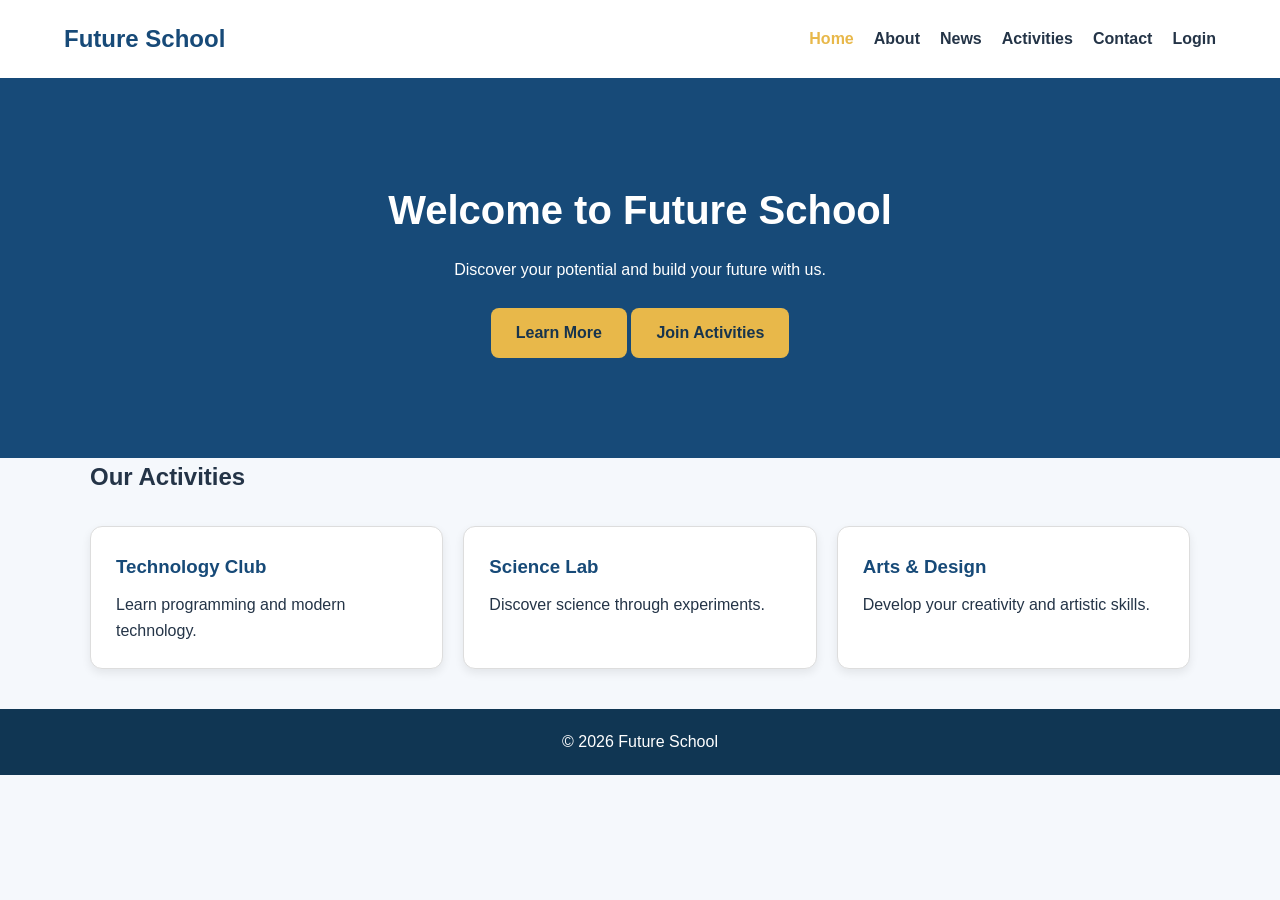
<file: we school_multipage_Exam_Rehab/index.html>
<!DOCTYPE html>
<html lang="en">
<head>
    <meta charset="UTF-8">
    <meta name="viewport" content="width=device-width, initial-scale=1.0">
    <title>Document</title>
    <link rel="stylesheet" href="css/style.css">
</head>
<body>
    <header>
    <nav class="navbar">
        <h2 class="logo">Future School</h2>

        <button class="menu-toggle"
        onclick="document.querySelector('.nav-links').classList.toggle('show')">
            ☰
        </button>

        <ul class="nav-links">
            <li><a class="active" href="index.html">Home</a></li>
            <li><a href="about.html">About</a></li>
            <li><a href="blog.html">News</a></li>
            <li><a href="booking.html">Activities</a></li>
            <li><a href="contact.html">Contact</a></li>
            <li><a href="login.html">Login</a></li>
        </ul>
    </nav>
</header>

<section class="hero">
    <h1>Welcome to Future School</h1>
    <p>Discover your potential and build your future with us.</p>

    <a href="about.html" class="btn">Learn More</a>
    <a href="booking.html" class="btn">Join Activities</a>
</section>

<section class="container">
    <h2>Our Activities</h2>

    <div class="cards">

        <div class="card">
            <h3>Technology Club</h3>
            <p>Learn programming and modern technology.</p>
        </div>

        <div class="card">
            <h3>Science Lab</h3>
            <p>Discover science through experiments.</p>
        </div>

        <div class="card">
            <h3>Arts & Design</h3>
            <p>Develop your creativity and artistic skills.</p>
        </div>

    </div>
</section>

<footer>
    <p>© 2026 Future School</p>
</footer>


</body>
</html>
</file>
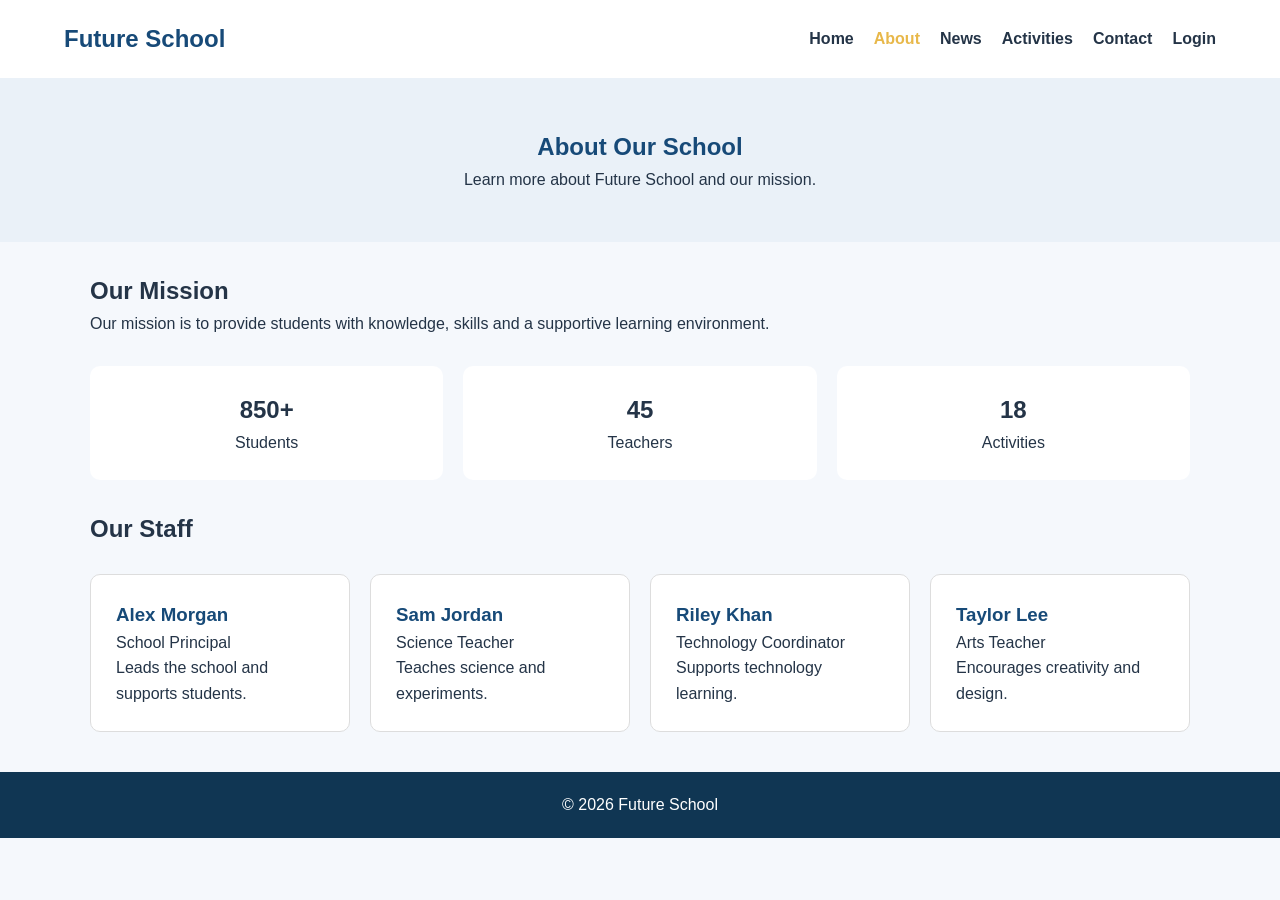
<file: we school_multipage_Exam_Rehab/about.html>
<!DOCTYPE html>
<html lang="en">
<head>
    <meta charset="UTF-8">
    <meta name="viewport" content="width=device-width, initial-scale=1.0">
    <title>Document</title>
    <link rel="stylesheet" href="css/style.css">
</head>
<body>
   <header>
    <nav class="navbar">
        <h2 class="logo">Future School</h2>

        <button class="menu-toggle"
        onclick="document.querySelector('.nav-links').classList.toggle('show')">
            ☰
        </button>

        <ul class="nav-links">
            <li><a href="index.html">Home</a></li>
            <li><a class="active" href="about.html">About</a></li>
            <li><a href="blog.html">News</a></li>
            <li><a href="booking.html">Activities</a></li>
            <li><a href="contact.html">Contact</a></li>
            <li><a href="login.html">Login</a></li>
        </ul>
    </nav>
</header>

<section class="page-title">
    <h1>About Our School</h1>
    <p>Learn more about Future School and our mission.</p>
</section>

<section class="container">
    <h2>Our Mission</h2>
    <p>
        Our mission is to provide students with knowledge,
        skills and a supportive learning environment.
    </p>

    <div class="stats">
        <div class="stat">
            <h2>850+</h2>
            <p>Students</p>
        </div>

        <div class="stat">
            <h2>45</h2>
            <p>Teachers</p>
        </div>

        <div class="stat">
            <h2>18</h2>
            <p>Activities</p>
        </div>
    </div>

    <h2>Our Staff</h2>

    <div class="staff-grid">

        <div class="staff-card">
            <h3>Alex Morgan</h3>
            <p>School Principal</p>
            <p>Leads the school and supports students.</p>
        </div>

        <div class="staff-card">
            <h3>Sam Jordan</h3>
            <p>Science Teacher</p>
            <p>Teaches science and experiments.</p>
        </div>

        <div class="staff-card">
            <h3>Riley Khan</h3>
            <p>Technology Coordinator</p>
            <p>Supports technology learning.</p>
        </div>

        <div class="staff-card">
            <h3>Taylor Lee</h3>
            <p>Arts Teacher</p>
            <p>Encourages creativity and design.</p>
        </div>

    </div>
</section>

<footer>
    <p>© 2026 Future School</p>
</footer>
</body>
</html>
</file>
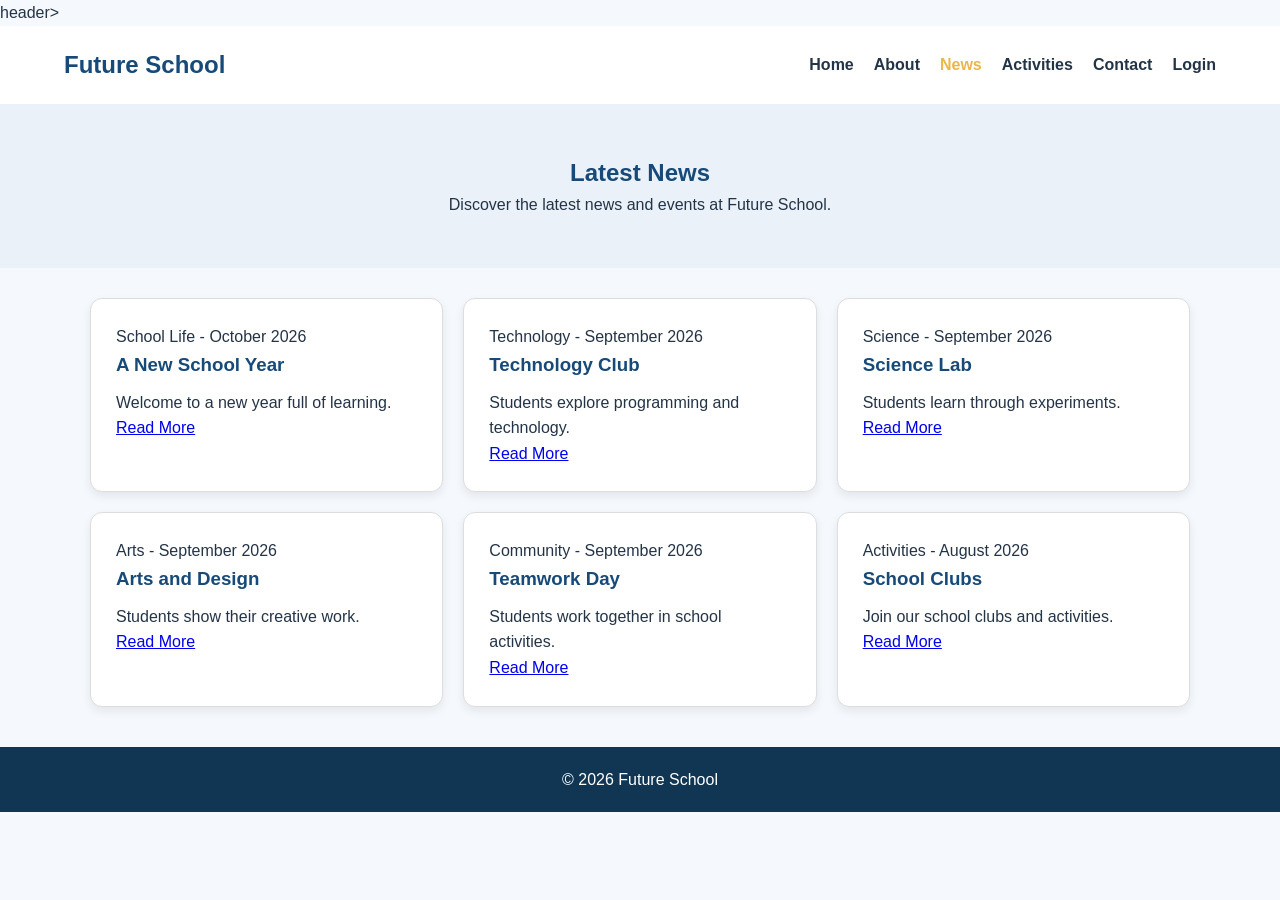
<file: we school_multipage_Exam_Rehab/blog.html>
<!DOCTYPE html>
<html lang="en">
<head>
    <meta charset="UTF-8">
    <meta name="viewport" content="width=device-width, initial-scale=1.0">
    <title>Document</title>
    <link rel="stylesheet" href="css/style.css">
</head>
<body>
    header>
    <nav class="navbar">
        <h2 class="logo">Future School</h2>

        <button class="menu-toggle"
        onclick="document.querySelector('.nav-links').classList.toggle('show')">
            ☰
        </button>

        <ul class="nav-links">
            <li><a href="index.html">Home</a></li>
            <li><a href="about.html">About</a></li>
            <li><a class="active" href="blog.html">News</a></li>
            <li><a href="booking.html">Activities</a></li>
            <li><a href="contact.html">Contact</a></li>
            <li><a href="login.html">Login</a></li>
        </ul>
    </nav>
</header>

<section class="page-title">
    <h1>Latest News</h1>
    <p>Discover the latest news and events at Future School.</p>
</section>

<section class="container">

    <div class="blog-grid">

        <div class="card">
            <p>School Life - October 2026</p>
            <h3>A New School Year</h3>
            <p>Welcome to a new year full of learning.</p>
            <a href="contact.html">Read More</a>
        </div>

        <div class="card">
            <p>Technology - September 2026</p>
            <h3>Technology Club</h3>
            <p>Students explore programming and technology.</p>
            <a href="contact.html">Read More</a>
        </div>

        <div class="card">
            <p>Science - September 2026</p>
            <h3>Science Lab</h3>
            <p>Students learn through experiments.</p>
            <a href="contact.html">Read More</a>
        </div>

        <div class="card">
            <p>Arts - September 2026</p>
            <h3>Arts and Design</h3>
            <p>Students show their creative work.</p>
            <a href="contact.html">Read More</a>
        </div>

        <div class="card">
            <p>Community - September 2026</p>
            <h3>Teamwork Day</h3>
            <p>Students work together in school activities.</p>
            <a href="contact.html">Read More</a>
        </div>

        <div class="card">
            <p>Activities - August 2026</p>
            <h3>School Clubs</h3>
            <p>Join our school clubs and activities.</p>
            <a href="contact.html">Read More</a>
        </div>

    </div>

</section>

<footer>
    <p>© 2026 Future School</p>
</footer>
</body>
</html>
</file>
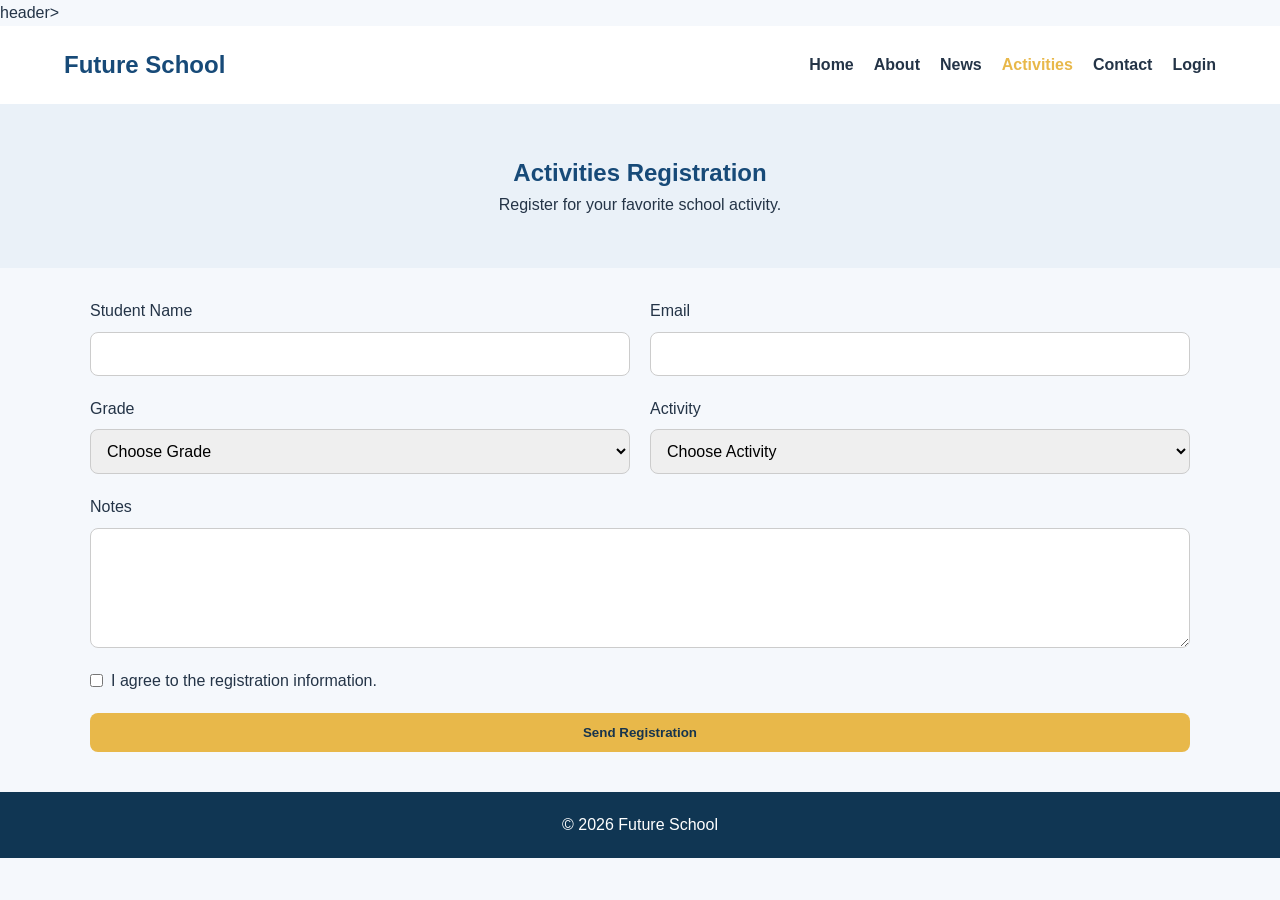
<file: we school_multipage_Exam_Rehab/booking.html>
<!DOCTYPE html>
<html lang="en">
<head>
    <meta charset="UTF-8">
    <meta name="viewport" content="width=device-width, initial-scale=1.0">
    <title>Document</title>
    <link rel="stylesheet" href="css/style.css">
</head>
<body>
    header>
    <nav class="navbar">
        <h2 class="logo">Future School</h2>

        <button class="menu-toggle"
        onclick="document.querySelector('.nav-links').classList.toggle('show')">
            ☰
        </button>

        <ul class="nav-links">
            <li><a href="index.html">Home</a></li>
            <li><a href="about.html">About</a></li>
            <li><a href="blog.html">News</a></li>
            <li><a class="active" href="booking.html">Activities</a></li>
            <li><a href="contact.html">Contact</a></li>
            <li><a href="login.html">Login</a></li>
        </ul>
    </nav>
</header>

<section class="page-title">
    <h1>Activities Registration</h1>
    <p>Register for your favorite school activity.</p>
</section>

<section class="container">
    <form class="form-grid"
    onsubmit="event.preventDefault(); alert('Demo only');">

        <div class="form-group">
            <label for="name">Student Name</label>
            <input type="text" id="name" required>
        </div>

        <div class="form-group">
            <label for="email">Email</label>
            <input type="email" id="email" required>
        </div>

        <div class="form-group">
            <label for="grade">Grade</label>
            <select id="grade" required>
                <option value="">Choose Grade</option>
                <option>Grade 10</option>
                <option>Grade 11</option>
                <option>Grade 12</option>
            </select>
        </div>

        <div class="form-group">
            <label for="activity">Activity</label>
            <select id="activity" required>
                <option value="">Choose Activity</option>
                <option>Technology Club</option>
                <option>Science Lab</option>
                <option>Arts & Design</option>
            </select>
        </div>

        <div class="form-group full">
            <label for="notes">Notes</label>
            <textarea id="notes"></textarea>
        </div>

        <div class="form-group full checkbox">
            <input type="checkbox" id="agree" required>
            <label for="agree">I agree to the registration information.</label>
        </div>

        <div class="form-group full">
            <button type="submit" class="btn">Send Registration</button>
        </div>

    </form>
</section>

<footer>
    <p>© 2026 Future School</p>
</footer>
</body>
</html>
</file>
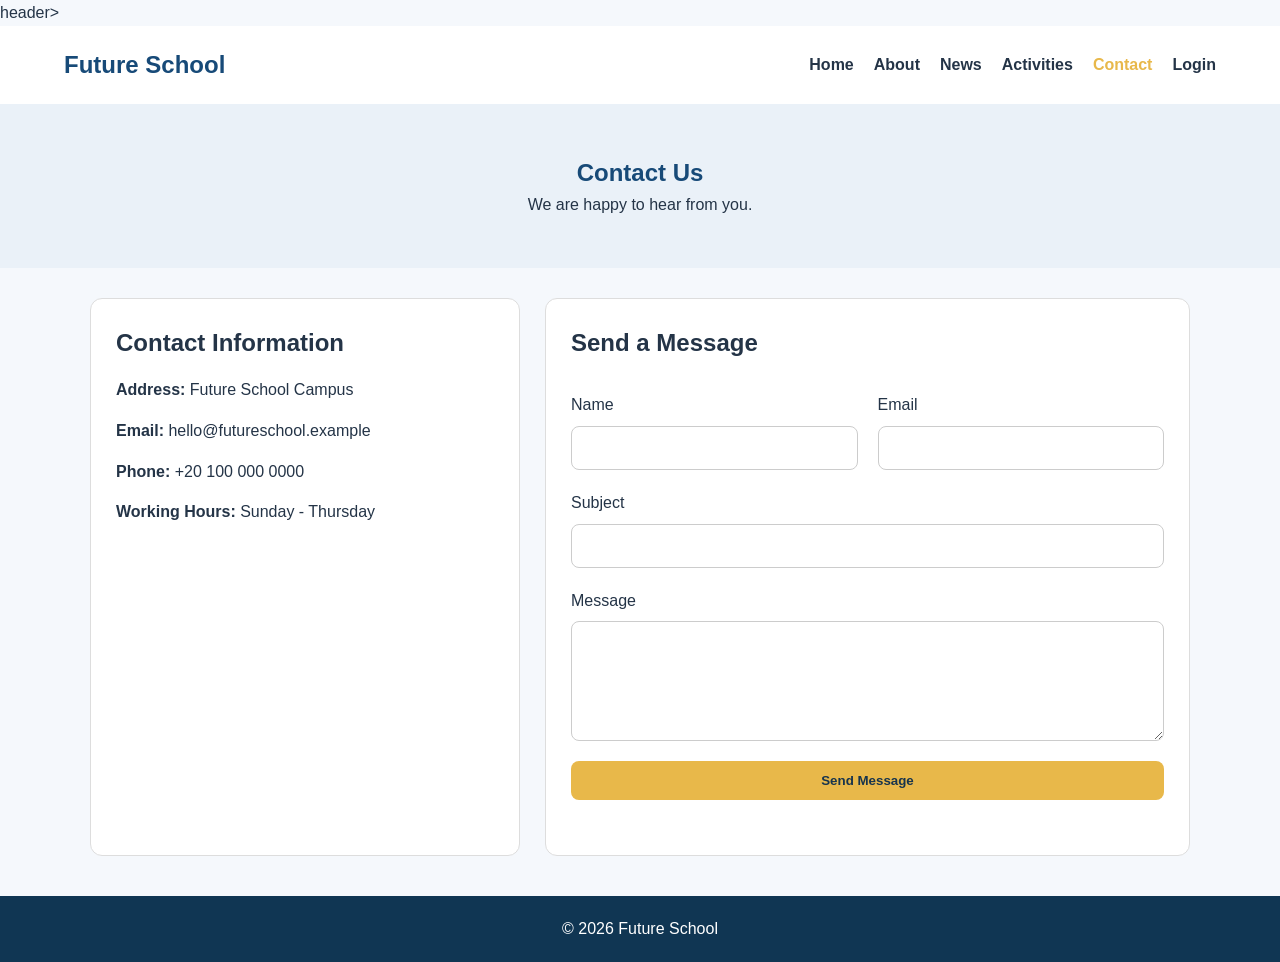
<file: we school_multipage_Exam_Rehab/contact.html>
<!DOCTYPE html>
<html lang="en">
<head>
    <meta charset="UTF-8">
    <meta name="viewport" content="width=device-width, initial-scale=1.0">
    <title>Document</title>
    <link rel="stylesheet" href="css/style.css">
</head>
<body>
    header>
    <nav class="navbar">
        <h2 class="logo">Future School</h2>

        <button class="menu-toggle"
        onclick="document.querySelector('.nav-links').classList.toggle('show')">
            ☰
        </button>

        <ul class="nav-links">
            <li><a href="index.html">Home</a></li>
            <li><a href="about.html">About</a></li>
            <li><a href="blog.html">News</a></li>
            <li><a href="booking.html">Activities</a></li>
            <li><a class="active" href="contact.html">Contact</a></li>
            <li><a href="login.html">Login</a></li>
        </ul>
    </nav>
</header>

<section class="page-title">
    <h1>Contact Us</h1>
    <p>We are happy to hear from you.</p>
</section>

<section class="container contact-grid">

    <div class="contact-info">
        <h2>Contact Information</h2>

        <p><strong>Address:</strong> Future School Campus</p>
        <p><strong>Email:</strong> hello@futureschool.example</p>
        <p><strong>Phone:</strong> +20 100 000 0000</p>
        <p><strong>Working Hours:</strong> Sunday - Thursday</p>
    </div>

    <div class="contact-form">
        <h2>Send a Message</h2>

        <form onsubmit="event.preventDefault(); alert('Demo only');">

            <div class="form-grid">

                <div class="form-group">
                    <label for="contact-name">Name</label>
                    <input type="text" id="contact-name" required>
                </div>

                <div class="form-group">
                    <label for="contact-email">Email</label>
                    <input type="email" id="contact-email" required>
                </div>

                <div class="form-group full">
                    <label for="subject">Subject</label>
                    <input type="text" id="subject" required>
                </div>

                <div class="form-group full">
                    <label for="message">Message</label>
                    <textarea id="message" required></textarea>
                </div>

                <div class="form-group full">
                    <button type="submit" class="btn">Send Message</button>
                </div>

            </div>

        </form>
    </div>

</section>

<footer>
    <p>© 2026 Future School</p>
</footer>
</body>
</html>
</file>
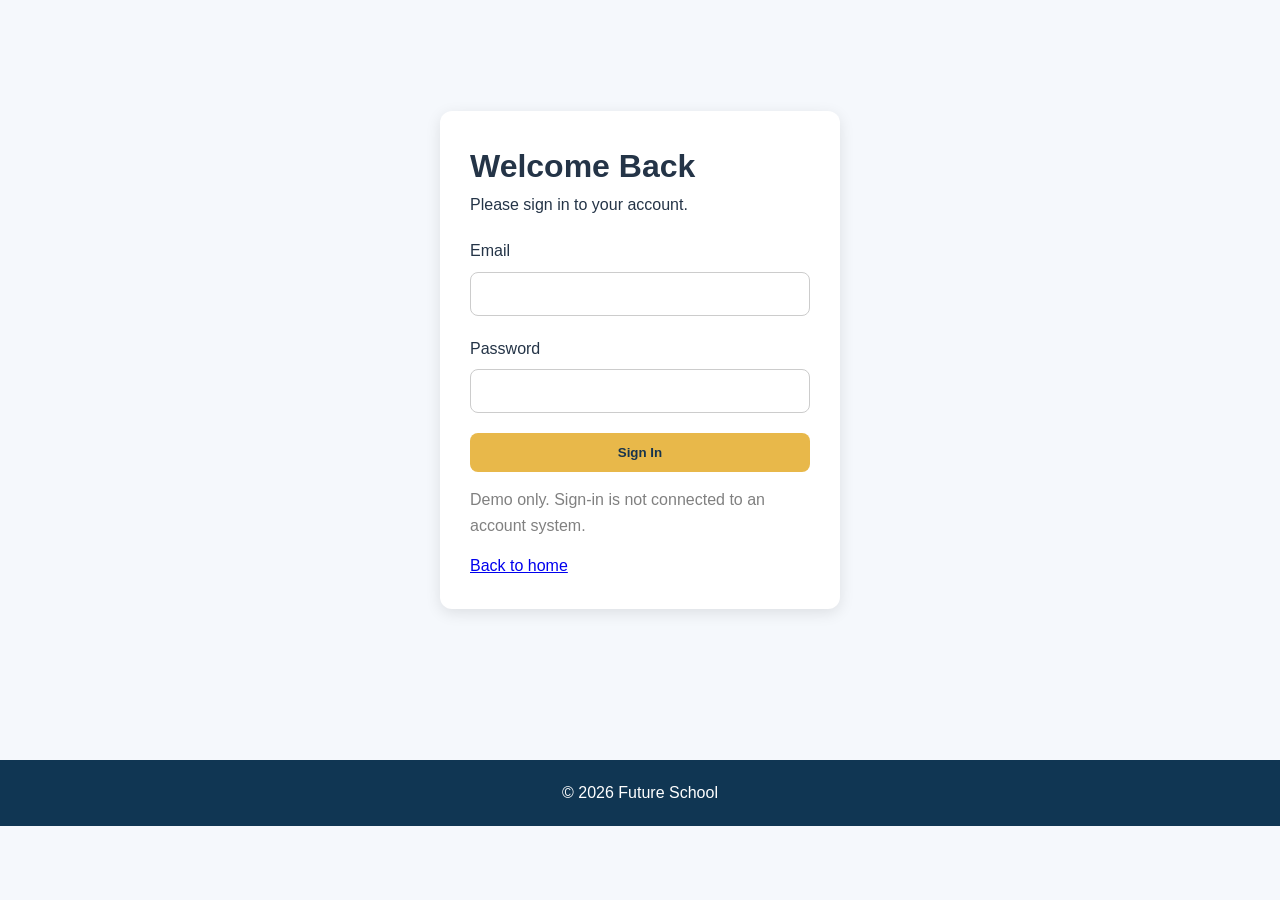
<file: we school_multipage_Exam_Rehab/login.html>
<!DOCTYPE html>
<html lang="en">
<head>
    <meta charset="UTF-8">
    <meta name="viewport" content="width=device-width, initial-scale=1.0">
    <title>Document</title>
    <link rel="stylesheet" href="css/style.css">
</head>
<body>
    <main class="login-container">

    <div class="login-card">

        <h1>Welcome Back</h1>
        <p>Please sign in to your account.</p>

        <form onsubmit="event.preventDefault(); alert('Demo only');">

            <div class="form-group">
                <label for="login-email">Email</label>
                <input type="email" id="login-email" required>
            </div>

            <div class="form-group">
                <label for="password">Password</label>
                <input type="password" id="password" required>
            </div>

            <button type="submit" class="btn">Sign In</button>

        </form>

        <p class="demo-note">
            Demo only. Sign-in is not connected to an account system.
        </p>

        <a href="index.html">Back to home</a>

    </div>

</main>

<footer>
    <p>© 2026 Future School</p>
</footer>
</body>
</html>
</file>
<file: we school_multipage_Exam_Rehab/css/style.css>
*{
    margin: 0;
    padding: 0;
    box-sizing: border-box;
}
body {
    font-family: Arial, sans-serif;
    background-color: #f5f8fc;
    color: #243447;
    line-height: 1.6;
}

.container {
    width: 90%;
    max-width: 1100px;
    margin: auto;
}
.navbar {
    display: flex;
    justify-content: space-between;
    align-items: center;
    padding: 20px 5%;
    background-color: white;
}

.logo {
    color: #174a78;
}

.nav-links {
    display: flex;
    gap: 20px;
    list-style: none;
}

.nav-links a {
    text-decoration: none;
    color: #243447;
    font-weight: bold;
}

.nav-links a:hover,
.nav-links a.active {
    color: #e8b84a;
}

.menu-toggle {
    display: none;
}
.hero {
    background-color: #174a78;
    color: white;
    text-align: center;
    padding: 100px 20px;
}

.hero h1 {
    font-size: 40px;
    margin-bottom: 15px;
}

.hero p {
    margin-bottom: 25px;
}
.btn {
    display: inline-block;
    background-color: #e8b84a;
    color: #17344d;
    padding: 12px 25px;
    border: none;
    border-radius: 8px;
    text-decoration: none;
    cursor: pointer;
    font-weight: bold;
}
.cards {
    display: grid;
    grid-template-columns: repeat(3, 1fr);
    gap: 20px;
    margin: 30px 0;
}

.card {
    background-color: white;
    padding: 25px;
    border-radius: 12px;
    border: 1px solid #ddd;
    box-shadow: 0 4px 10px rgba(0,0,0,0.08);
}

.card h3 {
    color: #174a78;
    margin-bottom: 10px;
}
.page-title {
    background-color: #eaf1f8;
    text-align: center;
    padding: 50px 20px;
    margin-bottom: 30px;
}

.page-title h1 {
    color: #174a78;
}
.stats {
    display: grid;
    grid-template-columns: repeat(3, 1fr);
    gap: 20px;
    margin: 30px 0;
}

.stat {
    background-color: white;
    text-align: center;
    padding: 25px;
    border-radius: 10px;
}
.staff-grid {
    display: flex;
    flex-wrap: wrap;
    gap: 20px;
    margin: 25px 0;
}

.staff-card {
    flex: 1 1 220px;
    background-color: white;
    padding: 25px;
    border-radius: 10px;
    border: 1px solid #ddd;
}

.staff-card h3 {
    color: #174a78;
}
.blog-grid {
    display: grid;
    grid-template-columns: repeat(3, 1fr);
    gap: 20px;
    margin: 30px 0;
}
.form-grid {
    display: grid;
    grid-template-columns: repeat(2, 1fr);
    gap: 20px;
    margin: 30px 0;
}

.form-group {
    display: flex;
    flex-direction: column;
    gap: 8px;
}

.full {
    grid-column: 1 / -1;
}

input,
select,
textarea {
    width: 100%;
    padding: 12px;
    border: 1px solid #ccc;
    border-radius: 8px;
    font-size: 16px;
}

input:focus,
select:focus,
textarea:focus {
    outline: 2px solid #e8b84a;
    border-color: #174a78;
}

textarea {
    min-height: 120px;
}

.checkbox {
    display: flex;
    flex-direction: row;
    align-items: center;
}

.checkbox input {
    width: auto;
}
.contact-grid {
    display: grid;
    grid-template-columns: 1fr 1.5fr;
    gap: 25px;
    margin-bottom: 40px;
}

.contact-info,
.contact-form {
    background-color: white;
    padding: 25px;
    border-radius: 12px;
    border: 1px solid #ddd;
}

.contact-info p {
    margin: 15px 0;
}
.login-container {
    min-height: 80vh;
    display: flex;
    justify-content: center;
    align-items: center;
    padding: 30px;
}

.login-card {
    width: 100%;
    max-width: 400px;
    background-color: white;
    padding: 30px;
    border-radius: 12px;
    box-shadow: 0 4px 15px rgba(0,0,0,0.1);
}

.login-card .form-group {
    margin: 20px 0;
}

.login-card .btn {
    width: 100%;
}

.demo-note {
    margin: 15px 0;
    color: gray;
}
footer {
    background-color: #103653;
    color: white;
    text-align: center;
    padding: 20px;
    margin-top: 40px;
}
@media (max-width: 768px) {

    .navbar {
        flex-wrap: wrap;
    }

    .menu-toggle {
        display: block;
        padding: 8px 12px;
        cursor: pointer;
    }

    .nav-links {
        display: none;
        flex-direction: column;
        width: 100%;
        gap: 12px;
        padding-top: 15px;
    }

    .nav-links.show {
        display: flex;
    }

    .cards,
    .blog-grid,
    .stats,
    .form-grid,
    .contact-grid {
        grid-template-columns: 1fr;
    }

    .full {
        grid-column: auto;
    }

    .hero h1 {
        font-size: 28px;
    }

    .hero {
        padding: 60px 15px;
    }

}
</file>
